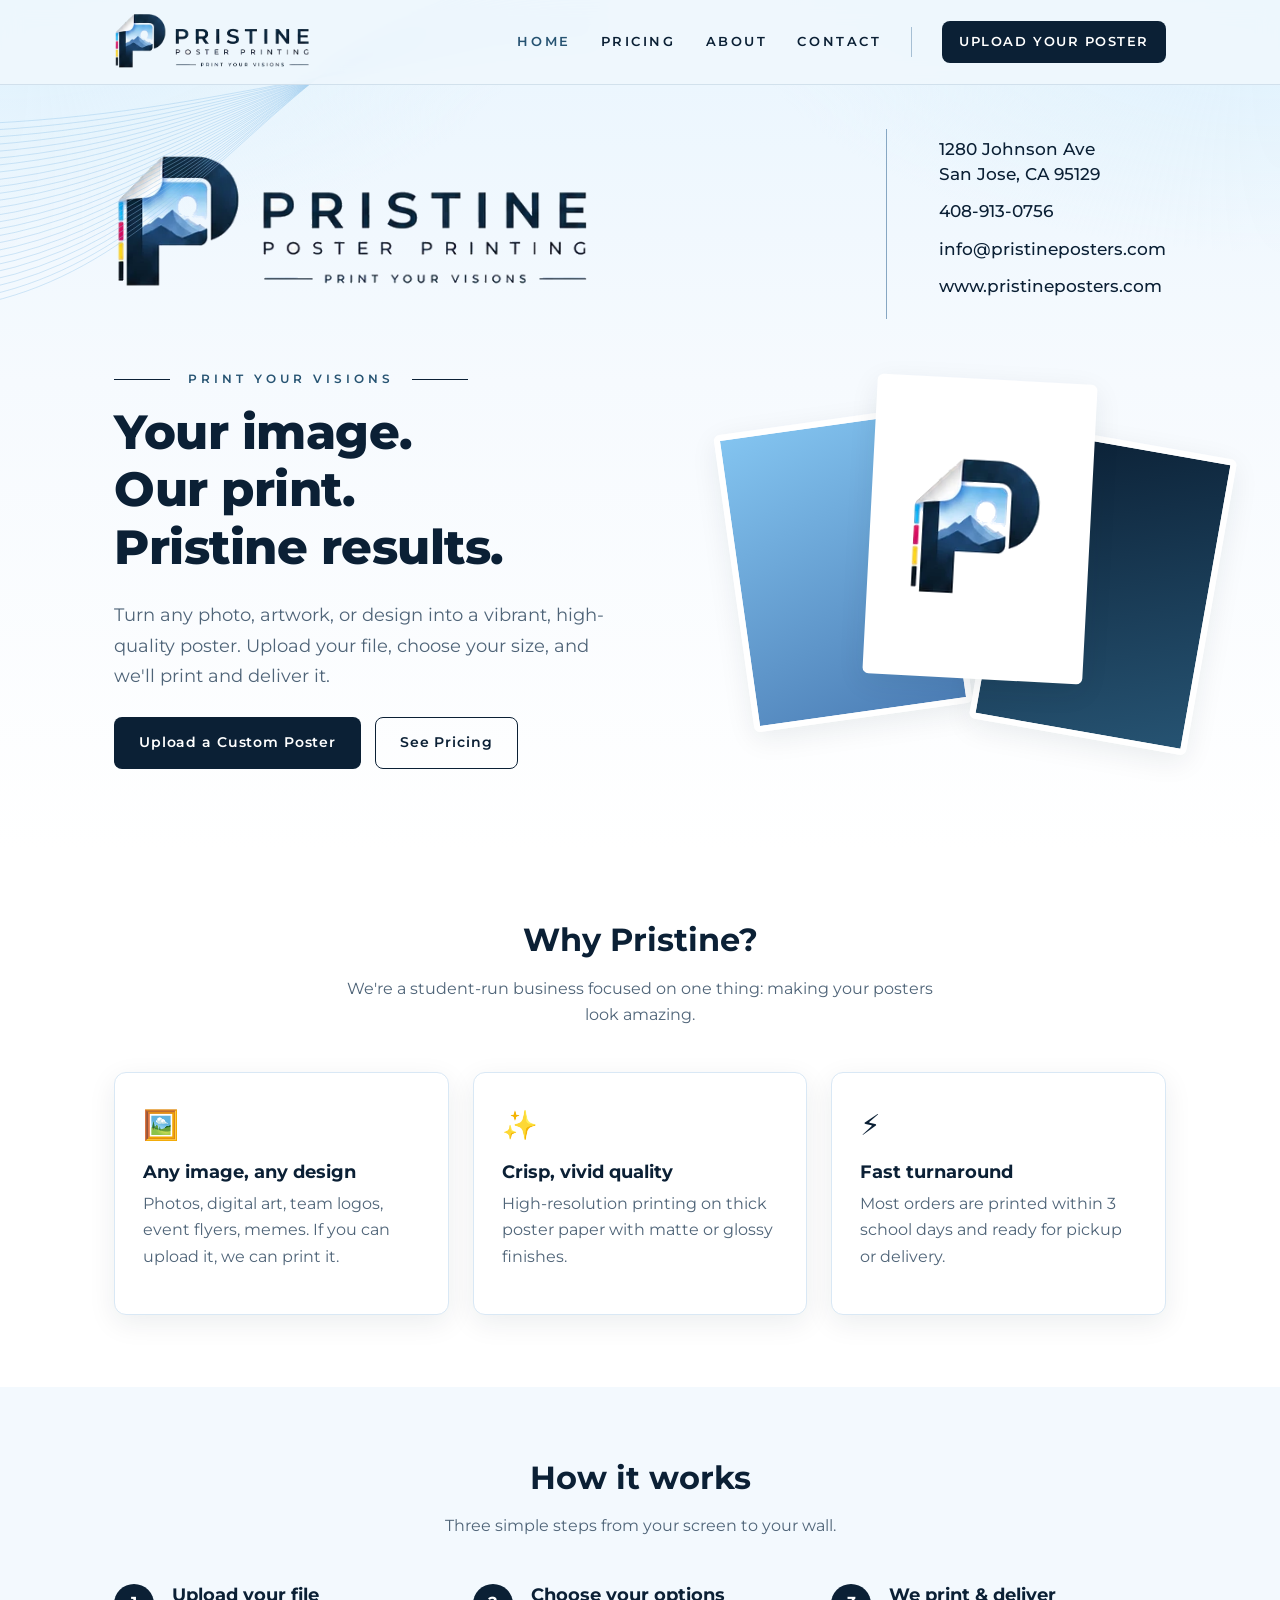
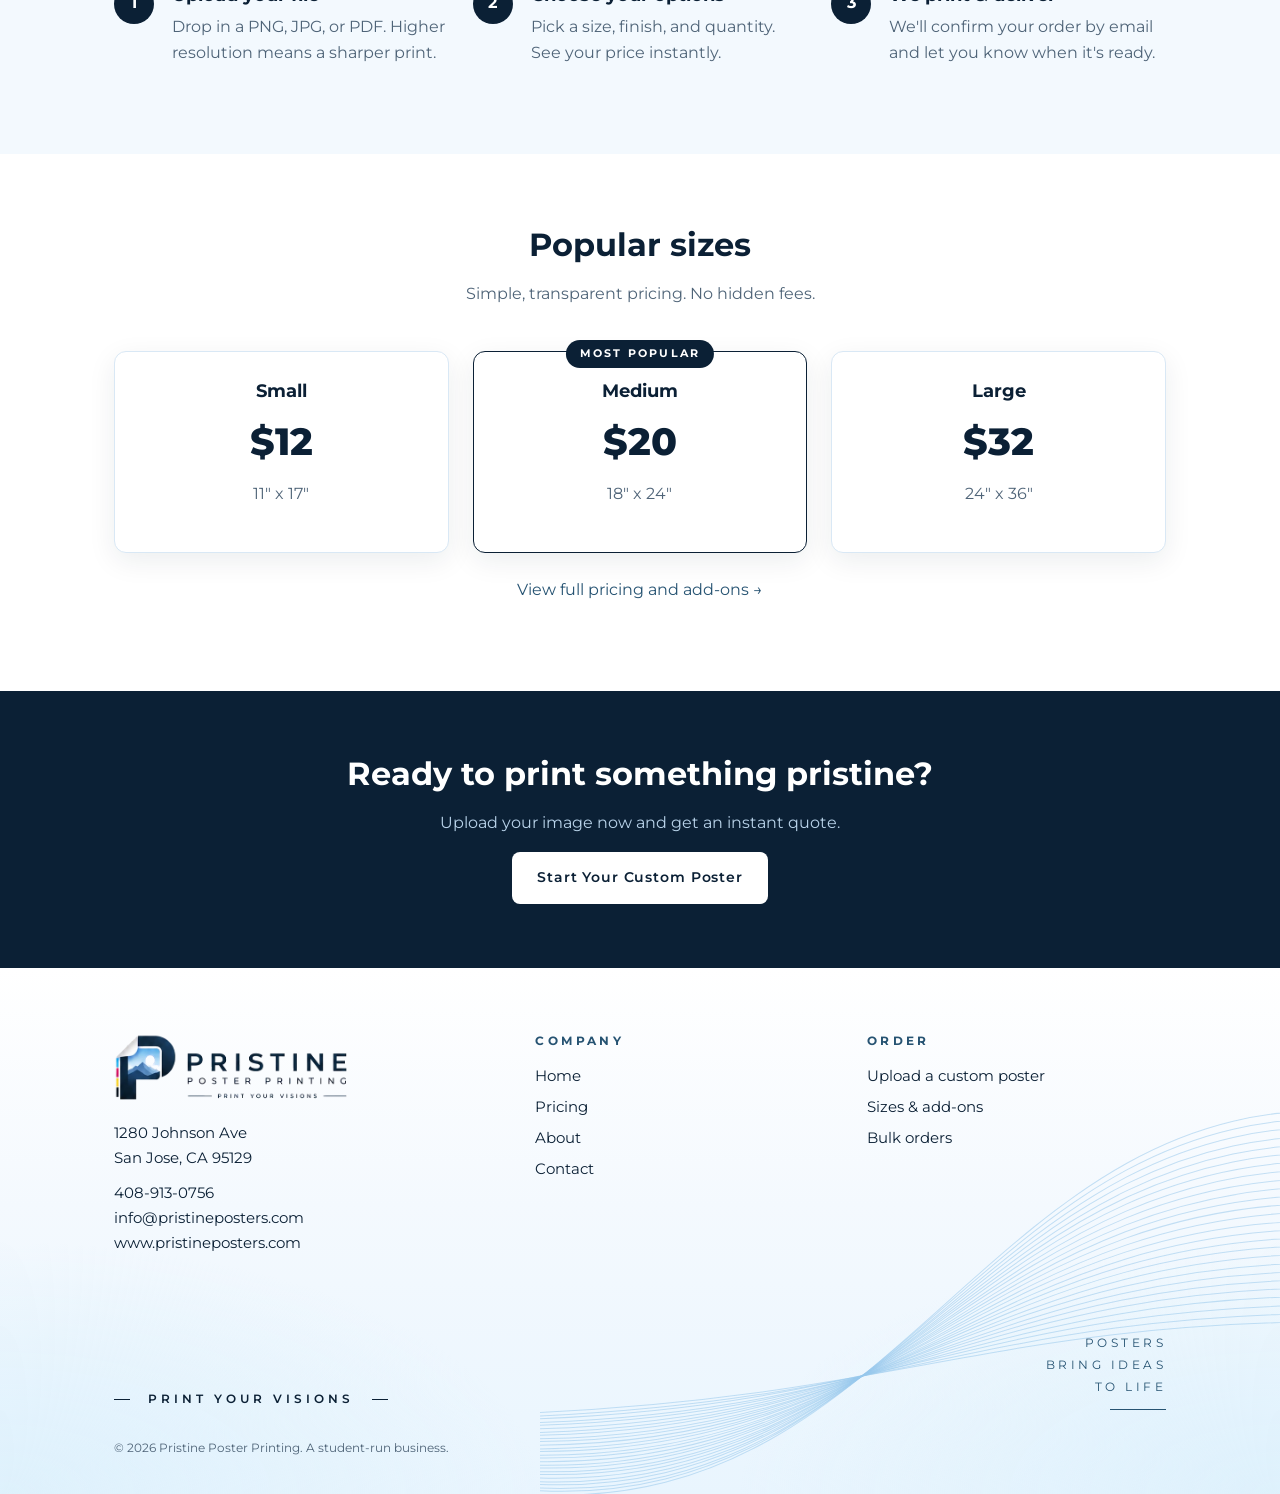
<file: index.html>
<!DOCTYPE html>
<html lang="en">
<head>
  <meta charset="UTF-8">
  <meta name="viewport" content="width=device-width, initial-scale=1.0">
  <title>Pristine Poster Printing | Custom Posters, Printed Perfectly</title>
  <meta name="description" content="Pristine Poster Printing turns your photos and designs into high-quality printed posters. Upload your image, pick a size, and we handle the rest.">
  <link rel="icon" type="image/png" href="img/mark.png">
  <link rel="preconnect" href="https://fonts.googleapis.com">
  <link href="https://fonts.googleapis.com/css2?family=Montserrat:wght@400;500;600;700;800&display=swap" rel="stylesheet">
  <link rel="stylesheet" href="css/style.css">
</head>
<body>
  <div class="page-top">
  <header class="site-header">
    <div class="container">
      <a href="index.html" class="logo"><img src="img/logo.png" alt="Pristine Poster Printing - Print Your Visions"></a>
      <button class="nav-toggle" aria-label="Toggle menu">&#9776;</button>
      <nav class="nav">
        <a href="index.html" class="active">Home</a>
        <a href="pricing.html">Pricing</a>
        <a href="about.html">About</a>
        <a href="contact.html">Contact</a>
        <span class="divider"></span>
        <a href="custom.html" class="btn btn-primary btn-sm">Upload Your Poster</a>
      </nav>
    </div>
  </header>

  <section class="masthead">
    <div class="container">
      <div class="masthead-logo"><img src="img/logo.png" alt="Pristine Poster Printing - Print Your Visions"></div>
      <div class="masthead-contact">
        <p>1280 Johnson Ave<br>San Jose, CA 95129</p>
        <p><a href="tel:4089130756">408-913-0756</a></p>
        <p><a href="mailto:info@pristineposters.com">info@pristineposters.com</a></p>
        <p><a href="https://www.pristineposters.com">www.pristineposters.com</a></p>
      </div>
    </div>
  </section>

  <section class="hero">
    <div class="container">
      <div>
        <span class="eyebrow spaced rule-text">Print your visions</span>
        <h1>Your image.<br>Our print.<br>Pristine results.</h1>
        <p class="lead">Turn any photo, artwork, or design into a vibrant, high-quality poster. Upload your file, choose your size, and we'll print and deliver it.</p>
        <div class="hero-actions">
          <a href="custom.html" class="btn btn-primary">Upload a Custom Poster</a>
          <a href="pricing.html" class="btn btn-outline">See Pricing</a>
        </div>
      </div>
      <div class="poster-stack" aria-hidden="true">
        <div class="poster-card one"></div>
        <div class="poster-card two"></div>
        <div class="poster-card three"></div>
      </div>
    </div>
  </section>
  </div>

  <section class="section">
    <div class="container">
      <div class="section-title">
        <h2>Why Pristine?</h2>
        <p>We're a student-run business focused on one thing: making your posters look amazing.</p>
      </div>
      <div class="grid grid-3">
        <div class="card">
          <div class="icon">🖼️</div>
          <h3>Any image, any design</h3>
          <p class="muted">Photos, digital art, team logos, event flyers, memes. If you can upload it, we can print it.</p>
        </div>
        <div class="card">
          <div class="icon">✨</div>
          <h3>Crisp, vivid quality</h3>
          <p class="muted">High-resolution printing on thick poster paper with matte or glossy finishes.</p>
        </div>
        <div class="card">
          <div class="icon">⚡</div>
          <h3>Fast turnaround</h3>
          <p class="muted">Most orders are printed within 3 school days and ready for pickup or delivery.</p>
        </div>
      </div>
    </div>
  </section>

  <section class="section alt">
    <div class="container">
      <div class="section-title">
        <h2>How it works</h2>
        <p>Three simple steps from your screen to your wall.</p>
      </div>
      <div class="grid grid-3 steps">
        <div class="step">
          <div class="step-num">1</div>
          <div><h3>Upload your file</h3><p class="muted">Drop in a PNG, JPG, or PDF. Higher resolution means a sharper print.</p></div>
        </div>
        <div class="step">
          <div class="step-num">2</div>
          <div><h3>Choose your options</h3><p class="muted">Pick a size, finish, and quantity. See your price instantly.</p></div>
        </div>
        <div class="step">
          <div class="step-num">3</div>
          <div><h3>We print &amp; deliver</h3><p class="muted">We'll confirm your order by email and let you know when it's ready.</p></div>
        </div>
      </div>
    </div>
  </section>

  <section class="section">
    <div class="container">
      <div class="section-title">
        <h2>Popular sizes</h2>
        <p>Simple, transparent pricing. No hidden fees.</p>
      </div>
      <div class="grid grid-3">
        <div class="card price-card">
          <h3>Small</h3>
          <div class="price">$12</div>
          <p class="muted">11" x 17"</p>
        </div>
        <div class="card price-card featured">
          <span class="badge">MOST POPULAR</span>
          <h3>Medium</h3>
          <div class="price">$20</div>
          <p class="muted">18" x 24"</p>
        </div>
        <div class="card price-card">
          <h3>Large</h3>
          <div class="price">$32</div>
          <p class="muted">24" x 36"</p>
        </div>
      </div>
      <p style="text-align:center; margin-top: 24px;"><a href="pricing.html">View full pricing and add-ons &rarr;</a></p>
    </div>
  </section>

  <section class="cta-band">
    <div class="container">
      <h2>Ready to print something pristine?</h2>
      <p>Upload your image now and get an instant quote.</p>
      <a href="custom.html" class="btn btn-accent">Start Your Custom Poster</a>
    </div>
  </section>

  <footer class="site-footer">
    <div class="container">
      <div class="footer-grid">
        <div>
          <a href="index.html" class="footer-logo"><img src="img/logo.png" alt="Pristine Poster Printing"></a>
          <p>1280 Johnson Ave<br>San Jose, CA 95129</p>
          <p><a href="tel:4089130756" style="display:inline;">408-913-0756</a><br>
             <a href="mailto:info@pristineposters.com" style="display:inline;">info@pristineposters.com</a><br>
             <a href="https://www.pristineposters.com" style="display:inline;">www.pristineposters.com</a></p>
        </div>
        <div>
          <h4>Company</h4>
          <a href="index.html">Home</a>
          <a href="pricing.html">Pricing</a>
          <a href="about.html">About</a>
          <a href="contact.html">Contact</a>
        </div>
        <div>
          <h4>Order</h4>
          <a href="custom.html">Upload a custom poster</a>
          <a href="pricing.html">Sizes &amp; add-ons</a>
          <a href="contact.html">Bulk orders</a>
        </div>
      </div>
      <div class="footer-bottom">
        <div class="spaced rule-text">Print Your Visions</div>
        <div class="footer-slogan">Posters<br>Bring Ideas<br>To Life</div>
      </div>
      <div class="copy">&copy; 2026 Pristine Poster Printing. A student-run business.</div>
    </div>
  </footer>
  <script src="js/config.js"></script>
  <script src="js/main.js"></script>
</body>
</html>
</file>
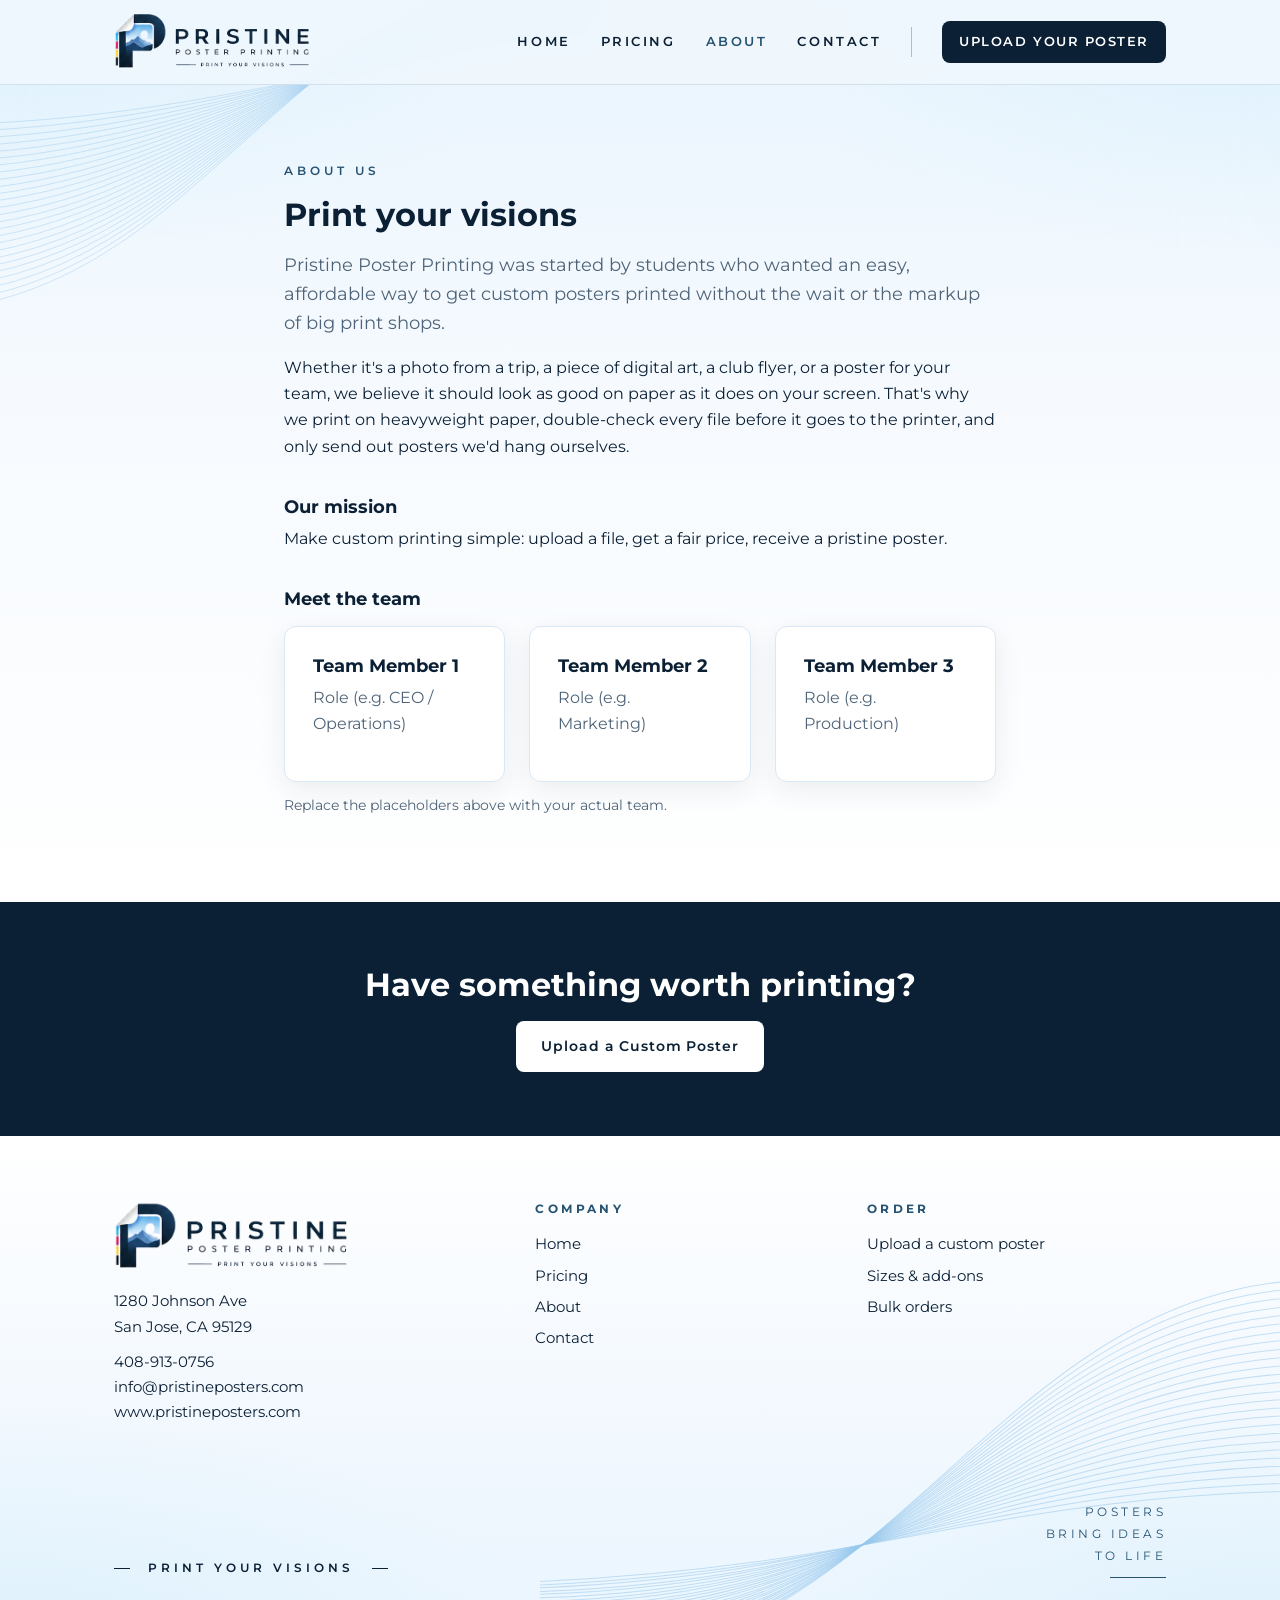
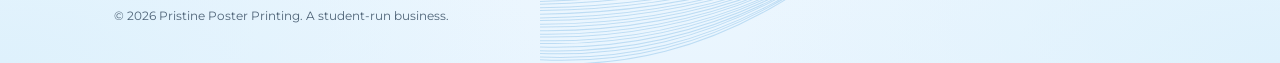
<file: about.html>
<!DOCTYPE html>
<html lang="en">
<head>
  <meta charset="UTF-8">
  <meta name="viewport" content="width=device-width, initial-scale=1.0">
  <title>About Us | Pristine Poster Printing</title>
  <link rel="icon" type="image/png" href="img/mark.png">
  <link rel="preconnect" href="https://fonts.googleapis.com">
  <link href="https://fonts.googleapis.com/css2?family=Montserrat:wght@400;500;600;700;800&display=swap" rel="stylesheet">
  <link rel="stylesheet" href="css/style.css">
</head>
<body>
  <div class="page-top">
  <header class="site-header">
    <div class="container">
      <a href="index.html" class="logo"><img src="img/logo.png" alt="Pristine Poster Printing - Print Your Visions"></a>
      <button class="nav-toggle" aria-label="Toggle menu">&#9776;</button>
      <nav class="nav">
        <a href="index.html">Home</a>
        <a href="pricing.html">Pricing</a>
        <a href="about.html" class="active">About</a>
        <a href="contact.html">Contact</a>
        <span class="divider"></span>
        <a href="custom.html" class="btn btn-primary btn-sm">Upload Your Poster</a>
      </nav>
    </div>
  </header>

  <section class="section">
    <div class="container" style="max-width: 760px;">
      <span class="eyebrow spaced">About us</span>
      <h2>Print your visions</h2>
      <p class="muted" style="font-size:1.1rem;">Pristine Poster Printing was started by students who wanted an easy, affordable way to get custom posters printed without the wait or the markup of big print shops.</p>
      <p>Whether it's a photo from a trip, a piece of digital art, a club flyer, or a poster for your team, we believe it should look as good on paper as it does on your screen. That's why we print on heavyweight paper, double-check every file before it goes to the printer, and only send out posters we'd hang ourselves.</p>

      <h3 style="margin-top:36px;">Our mission</h3>
      <p>Make custom printing simple: upload a file, get a fair price, receive a pristine poster.</p>

      <h3 style="margin-top:36px;">Meet the team</h3>
      <div class="grid grid-3" style="margin-top:16px;">
        <div class="card">
          <h3>Team Member 1</h3>
          <p class="muted">Role (e.g. CEO / Operations)</p>
        </div>
        <div class="card">
          <h3>Team Member 2</h3>
          <p class="muted">Role (e.g. Marketing)</p>
        </div>
        <div class="card">
          <h3>Team Member 3</h3>
          <p class="muted">Role (e.g. Production)</p>
        </div>
      </div>
      <p class="help" style="margin-top:12px;">Replace the placeholders above with your actual team.</p>
    </div>
  </section>
  </div>

  <section class="cta-band">
    <div class="container">
      <h2>Have something worth printing?</h2>
      <a href="custom.html" class="btn btn-accent">Upload a Custom Poster</a>
    </div>
  </section>

  <footer class="site-footer">
    <div class="container">
      <div class="footer-grid">
        <div>
          <a href="index.html" class="footer-logo"><img src="img/logo.png" alt="Pristine Poster Printing"></a>
          <p>1280 Johnson Ave<br>San Jose, CA 95129</p>
          <p><a href="tel:4089130756" style="display:inline;">408-913-0756</a><br>
             <a href="mailto:info@pristineposters.com" style="display:inline;">info@pristineposters.com</a><br>
             <a href="https://www.pristineposters.com" style="display:inline;">www.pristineposters.com</a></p>
        </div>
        <div>
          <h4>Company</h4>
          <a href="index.html">Home</a>
          <a href="pricing.html">Pricing</a>
          <a href="about.html">About</a>
          <a href="contact.html">Contact</a>
        </div>
        <div>
          <h4>Order</h4>
          <a href="custom.html">Upload a custom poster</a>
          <a href="pricing.html">Sizes &amp; add-ons</a>
          <a href="contact.html">Bulk orders</a>
        </div>
      </div>
      <div class="footer-bottom">
        <div class="spaced rule-text">Print Your Visions</div>
        <div class="footer-slogan">Posters<br>Bring Ideas<br>To Life</div>
      </div>
      <div class="copy">&copy; 2026 Pristine Poster Printing. A student-run business.</div>
    </div>
  </footer>
  <script src="js/config.js"></script>
  <script src="js/main.js"></script>
</body>
</html>
</file>
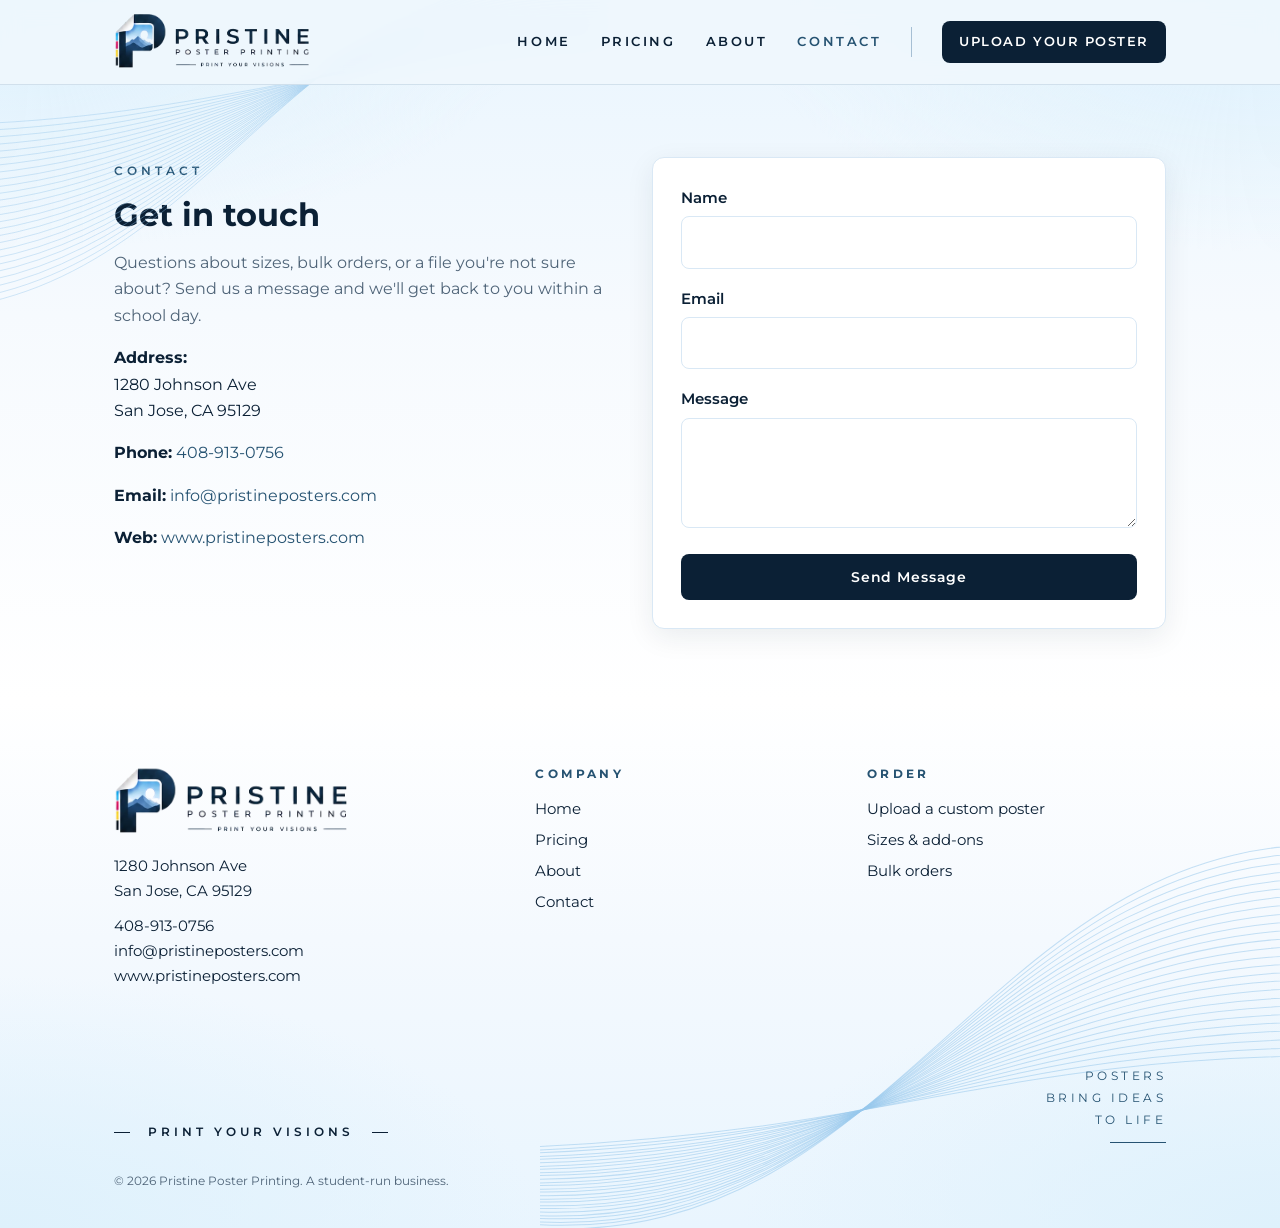
<file: contact.html>
<!DOCTYPE html>
<html lang="en">
<head>
  <meta charset="UTF-8">
  <meta name="viewport" content="width=device-width, initial-scale=1.0">
  <title>Contact | Pristine Poster Printing</title>
  <link rel="icon" type="image/png" href="img/mark.png">
  <link rel="preconnect" href="https://fonts.googleapis.com">
  <link href="https://fonts.googleapis.com/css2?family=Montserrat:wght@400;500;600;700;800&display=swap" rel="stylesheet">
  <link rel="stylesheet" href="css/style.css">
</head>
<body>
  <div class="page-top">
  <header class="site-header">
    <div class="container">
      <a href="index.html" class="logo"><img src="img/logo.png" alt="Pristine Poster Printing - Print Your Visions"></a>
      <button class="nav-toggle" aria-label="Toggle menu">&#9776;</button>
      <nav class="nav">
        <a href="index.html">Home</a>
        <a href="pricing.html">Pricing</a>
        <a href="about.html">About</a>
        <a href="contact.html" class="active">Contact</a>
        <span class="divider"></span>
        <a href="custom.html" class="btn btn-primary btn-sm">Upload Your Poster</a>
      </nav>
    </div>
  </header>

  <section class="section">
    <div class="container">
      <div class="grid grid-2">
        <div>
          <span class="eyebrow spaced">Contact</span>
          <h2>Get in touch</h2>
          <p class="muted">Questions about sizes, bulk orders, or a file you're not sure about? Send us a message and we'll get back to you within a school day.</p>
          <p><strong>Address:</strong><br>1280 Johnson Ave<br>San Jose, CA 95129</p>
          <p><strong>Phone:</strong> <a href="tel:4089130756">408-913-0756</a></p>
          <p><strong>Email:</strong> <a href="mailto:info@pristineposters.com">info@pristineposters.com</a></p>
          <p><strong>Web:</strong> <a href="https://www.pristineposters.com">www.pristineposters.com</a></p>
        </div>
        <form id="contact-form" class="card form">
          <div id="contact-error" class="alert alert-error"></div>
          <div id="contact-success" class="alert alert-success">Thanks! Your message has been sent.</div>
          <div>
            <label for="c-name">Name</label>
            <input type="text" id="c-name" name="name" required>
          </div>
          <div>
            <label for="c-email">Email</label>
            <input type="email" id="c-email" name="email" required>
          </div>
          <div>
            <label for="c-message">Message</label>
            <textarea id="c-message" name="message" required></textarea>
          </div>
          <button type="submit" class="btn btn-primary">Send Message</button>
        </form>
      </div>
    </div>
  </section>
  </div>

  <footer class="site-footer">
    <div class="container">
      <div class="footer-grid">
        <div>
          <a href="index.html" class="footer-logo"><img src="img/logo.png" alt="Pristine Poster Printing"></a>
          <p>1280 Johnson Ave<br>San Jose, CA 95129</p>
          <p><a href="tel:4089130756" style="display:inline;">408-913-0756</a><br>
             <a href="mailto:info@pristineposters.com" style="display:inline;">info@pristineposters.com</a><br>
             <a href="https://www.pristineposters.com" style="display:inline;">www.pristineposters.com</a></p>
        </div>
        <div>
          <h4>Company</h4>
          <a href="index.html">Home</a>
          <a href="pricing.html">Pricing</a>
          <a href="about.html">About</a>
          <a href="contact.html">Contact</a>
        </div>
        <div>
          <h4>Order</h4>
          <a href="custom.html">Upload a custom poster</a>
          <a href="pricing.html">Sizes &amp; add-ons</a>
          <a href="contact.html">Bulk orders</a>
        </div>
      </div>
      <div class="footer-bottom">
        <div class="spaced rule-text">Print Your Visions</div>
        <div class="footer-slogan">Posters<br>Bring Ideas<br>To Life</div>
      </div>
      <div class="copy">&copy; 2026 Pristine Poster Printing. A student-run business.</div>
    </div>
  </footer>
  <script src="js/config.js"></script>
  <script src="js/main.js"></script>
  <script src="js/contact.js"></script>
</body>
</html>
</file>
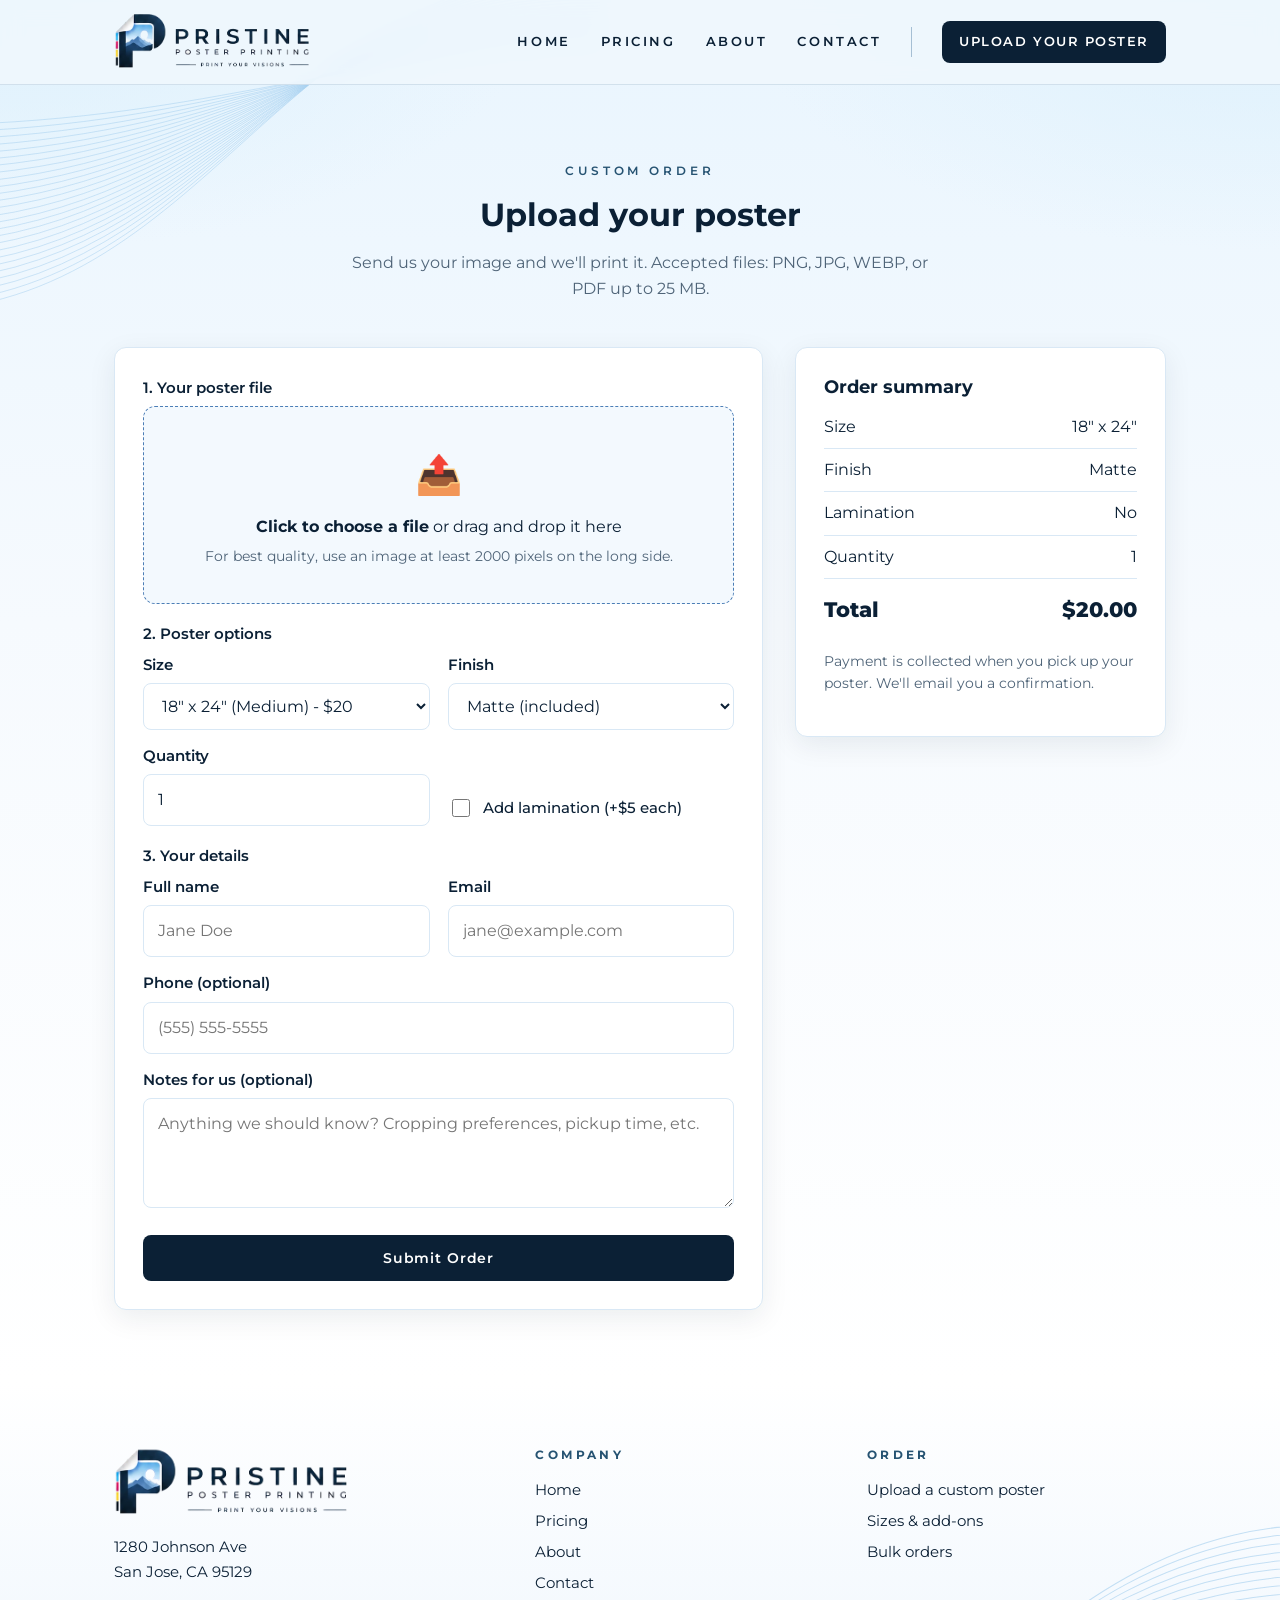
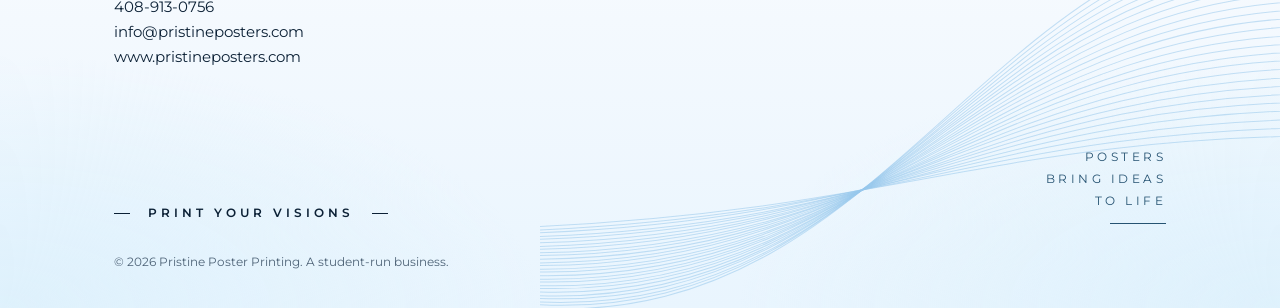
<file: custom.html>
<!DOCTYPE html>
<html lang="en">
<head>
  <meta charset="UTF-8">
  <meta name="viewport" content="width=device-width, initial-scale=1.0">
  <title>Upload Your Custom Poster | Pristine Poster Printing</title>
  <link rel="icon" type="image/png" href="img/mark.png">
  <link rel="preconnect" href="https://fonts.googleapis.com">
  <link href="https://fonts.googleapis.com/css2?family=Montserrat:wght@400;500;600;700;800&display=swap" rel="stylesheet">
  <link rel="stylesheet" href="css/style.css">
</head>
<body>
  <div class="page-top">
  <header class="site-header">
    <div class="container">
      <a href="index.html" class="logo"><img src="img/logo.png" alt="Pristine Poster Printing - Print Your Visions"></a>
      <button class="nav-toggle" aria-label="Toggle menu">&#9776;</button>
      <nav class="nav">
        <a href="index.html">Home</a>
        <a href="pricing.html">Pricing</a>
        <a href="about.html">About</a>
        <a href="contact.html">Contact</a>
        <span class="divider"></span>
        <a href="custom.html" class="btn btn-primary btn-sm active">Upload Your Poster</a>
      </nav>
    </div>
  </header>

  <section class="section">
    <div class="container">
      <div class="section-title">
        <span class="eyebrow spaced">Custom order</span>
        <h2>Upload your poster</h2>
        <p>Send us your image and we'll print it. Accepted files: PNG, JPG, WEBP, or PDF up to 25 MB.</p>
      </div>

      <div id="order-form-wrap" class="order-layout">
        <form id="order-form" class="card form" enctype="multipart/form-data" novalidate>
          <div id="form-error" class="alert alert-error"></div>

          <div>
            <label>1. Your poster file</label>
            <div id="dropzone" class="dropzone">
              <input type="file" id="poster" name="poster" accept=".png,.jpg,.jpeg,.webp,.pdf,image/png,image/jpeg,image/webp,application/pdf" required>
              <div class="dz-icon">📤</div>
              <div><strong>Click to choose a file</strong> or drag and drop it here</div>
              <div class="help">For best quality, use an image at least 2000 pixels on the long side.</div>
            </div>
            <div id="preview" class="preview">
              <div id="preview-content"></div>
              <div class="file-meta" id="file-meta"></div>
              <button type="button" class="btn btn-outline btn-sm" id="remove-file" style="margin-top:10px;">Choose a different file</button>
            </div>
          </div>

          <div>
            <label>2. Poster options</label>
            <div class="form-row">
              <div>
                <label for="size">Size</label>
                <select id="size" name="size" required>
                  <option value="11x17">11" x 17" (Small) - $12</option>
                  <option value="18x24" selected>18" x 24" (Medium) - $20</option>
                  <option value="24x36">24" x 36" (Large) - $32</option>
                </select>
              </div>
              <div>
                <label for="finish">Finish</label>
                <select id="finish" name="finish" required>
                  <option value="matte">Matte (included)</option>
                  <option value="glossy">Glossy (+$3)</option>
                </select>
              </div>
            </div>
            <div class="form-row" style="margin-top:14px;">
              <div>
                <label for="quantity">Quantity</label>
                <input type="number" id="quantity" name="quantity" min="1" max="100" value="1" required>
              </div>
              <div style="display:flex; align-items:flex-end;">
                <label class="checkbox"><input type="checkbox" id="laminate" name="laminate"> Add lamination (+$5 each)</label>
              </div>
            </div>
          </div>

          <div>
            <label>3. Your details</label>
            <div class="form-row">
              <div>
                <label for="name">Full name</label>
                <input type="text" id="name" name="name" placeholder="Jane Doe" required>
              </div>
              <div>
                <label for="email">Email</label>
                <input type="email" id="email" name="email" placeholder="jane@example.com" required>
              </div>
            </div>
            <div style="margin-top:14px;">
              <label for="phone">Phone (optional)</label>
              <input type="tel" id="phone" name="phone" placeholder="(555) 555-5555">
            </div>
            <div style="margin-top:14px;">
              <label for="notes">Notes for us (optional)</label>
              <textarea id="notes" name="notes" placeholder="Anything we should know? Cropping preferences, pickup time, etc."></textarea>
            </div>
          </div>

          <button type="submit" class="btn btn-primary" id="submit-btn">Submit Order</button>
        </form>

        <aside class="card summary">
          <h3>Order summary</h3>
          <div class="summary-row"><span>Size</span><span id="sum-size">18" x 24"</span></div>
          <div class="summary-row"><span>Finish</span><span id="sum-finish">Matte</span></div>
          <div class="summary-row"><span>Lamination</span><span id="sum-lam">No</span></div>
          <div class="summary-row"><span>Quantity</span><span id="sum-qty">1</span></div>
          <div class="summary-row total"><span>Total</span><span id="sum-total">$20.00</span></div>
          <p class="help" style="margin-top:14px;">Payment is collected when you pick up your poster. We'll email you a confirmation.</p>
        </aside>
      </div>

      <div id="order-success" class="card success-panel" style="display:none;">
        <div class="big">🎉</div>
        <h2>Order received!</h2>
        <p>Your order number is <code id="success-id"></code>.</p>
        <p class="muted" id="success-detail"></p>
        <p class="muted">We'll email you when your poster is ready.</p>
        <a href="custom.html" class="btn btn-outline">Place another order</a>
      </div>
    </div>
  </section>
  </div>

  <footer class="site-footer">
    <div class="container">
      <div class="footer-grid">
        <div>
          <a href="index.html" class="footer-logo"><img src="img/logo.png" alt="Pristine Poster Printing"></a>
          <p>1280 Johnson Ave<br>San Jose, CA 95129</p>
          <p><a href="tel:4089130756" style="display:inline;">408-913-0756</a><br>
             <a href="mailto:info@pristineposters.com" style="display:inline;">info@pristineposters.com</a><br>
             <a href="https://www.pristineposters.com" style="display:inline;">www.pristineposters.com</a></p>
        </div>
        <div>
          <h4>Company</h4>
          <a href="index.html">Home</a>
          <a href="pricing.html">Pricing</a>
          <a href="about.html">About</a>
          <a href="contact.html">Contact</a>
        </div>
        <div>
          <h4>Order</h4>
          <a href="custom.html">Upload a custom poster</a>
          <a href="pricing.html">Sizes &amp; add-ons</a>
          <a href="contact.html">Bulk orders</a>
        </div>
      </div>
      <div class="footer-bottom">
        <div class="spaced rule-text">Print Your Visions</div>
        <div class="footer-slogan">Posters<br>Bring Ideas<br>To Life</div>
      </div>
      <div class="copy">&copy; 2026 Pristine Poster Printing. A student-run business.</div>
    </div>
  </footer>
  <script src="js/config.js"></script>
  <script src="js/main.js"></script>
  <script src="js/order.js"></script>
</body>
</html>
</file>
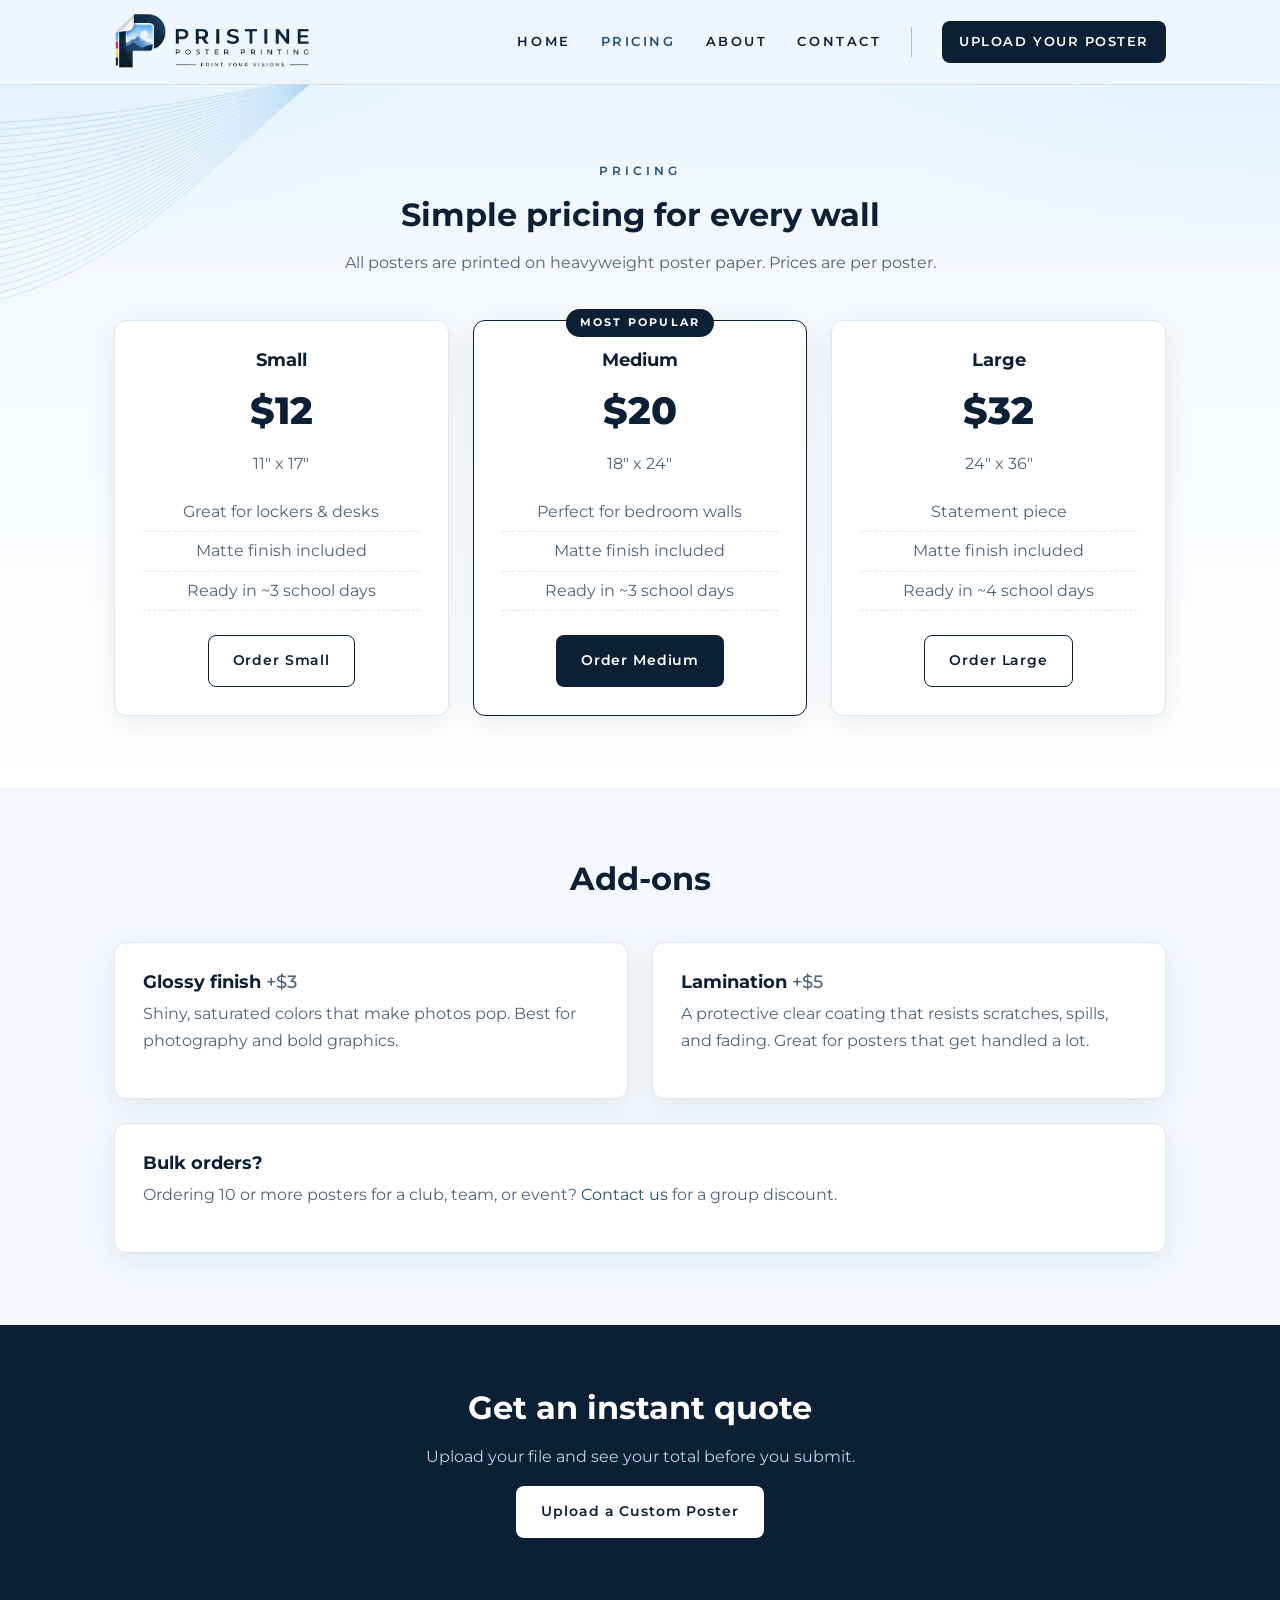
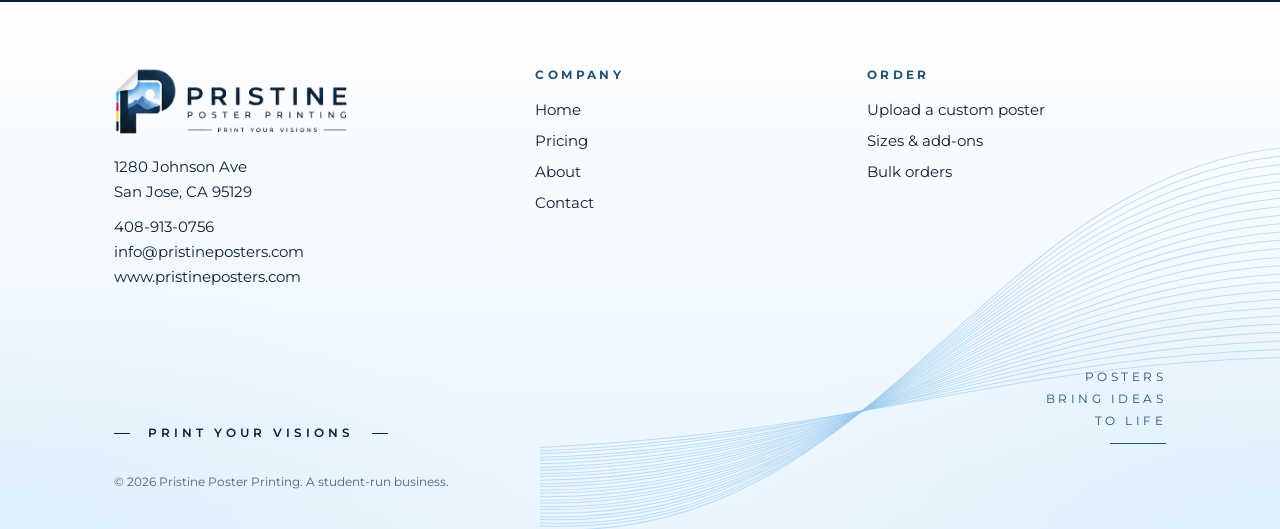
<file: pricing.html>
<!DOCTYPE html>
<html lang="en">
<head>
  <meta charset="UTF-8">
  <meta name="viewport" content="width=device-width, initial-scale=1.0">
  <title>Pricing | Pristine Poster Printing</title>
  <link rel="icon" type="image/png" href="img/mark.png">
  <link rel="preconnect" href="https://fonts.googleapis.com">
  <link href="https://fonts.googleapis.com/css2?family=Montserrat:wght@400;500;600;700;800&display=swap" rel="stylesheet">
  <link rel="stylesheet" href="css/style.css">
</head>
<body>
  <div class="page-top">
  <header class="site-header">
    <div class="container">
      <a href="index.html" class="logo"><img src="img/logo.png" alt="Pristine Poster Printing - Print Your Visions"></a>
      <button class="nav-toggle" aria-label="Toggle menu">&#9776;</button>
      <nav class="nav">
        <a href="index.html">Home</a>
        <a href="pricing.html" class="active">Pricing</a>
        <a href="about.html">About</a>
        <a href="contact.html">Contact</a>
        <span class="divider"></span>
        <a href="custom.html" class="btn btn-primary btn-sm">Upload Your Poster</a>
      </nav>
    </div>
  </header>

  <section class="section">
    <div class="container">
      <div class="section-title">
        <span class="eyebrow spaced">Pricing</span>
        <h2>Simple pricing for every wall</h2>
        <p>All posters are printed on heavyweight poster paper. Prices are per poster.</p>
      </div>
      <div class="grid grid-3">
        <div class="card price-card">
          <h3>Small</h3>
          <div class="price">$12</div>
          <p class="muted">11" x 17"</p>
          <ul>
            <li>Great for lockers &amp; desks</li>
            <li>Matte finish included</li>
            <li>Ready in ~3 school days</li>
          </ul>
          <a href="custom.html" class="btn btn-outline">Order Small</a>
        </div>
        <div class="card price-card featured">
          <span class="badge">MOST POPULAR</span>
          <h3>Medium</h3>
          <div class="price">$20</div>
          <p class="muted">18" x 24"</p>
          <ul>
            <li>Perfect for bedroom walls</li>
            <li>Matte finish included</li>
            <li>Ready in ~3 school days</li>
          </ul>
          <a href="custom.html" class="btn btn-primary">Order Medium</a>
        </div>
        <div class="card price-card">
          <h3>Large</h3>
          <div class="price">$32</div>
          <p class="muted">24" x 36"</p>
          <ul>
            <li>Statement piece</li>
            <li>Matte finish included</li>
            <li>Ready in ~4 school days</li>
          </ul>
          <a href="custom.html" class="btn btn-outline">Order Large</a>
        </div>
      </div>
    </div>
  </section>
  </div>

  <section class="section alt">
    <div class="container">
      <div class="section-title">
        <h2>Add-ons</h2>
      </div>
      <div class="grid grid-2">
        <div class="card">
          <h3>Glossy finish <span class="muted" style="font-weight:500;">+$3</span></h3>
          <p class="muted">Shiny, saturated colors that make photos pop. Best for photography and bold graphics.</p>
        </div>
        <div class="card">
          <h3>Lamination <span class="muted" style="font-weight:500;">+$5</span></h3>
          <p class="muted">A protective clear coating that resists scratches, spills, and fading. Great for posters that get handled a lot.</p>
        </div>
      </div>
      <div class="card" style="margin-top:24px;">
        <h3>Bulk orders?</h3>
        <p class="muted">Ordering 10 or more posters for a club, team, or event? <a href="contact.html">Contact us</a> for a group discount.</p>
      </div>
    </div>
  </section>

  <section class="cta-band">
    <div class="container">
      <h2>Get an instant quote</h2>
      <p>Upload your file and see your total before you submit.</p>
      <a href="custom.html" class="btn btn-accent">Upload a Custom Poster</a>
    </div>
  </section>

  <footer class="site-footer">
    <div class="container">
      <div class="footer-grid">
        <div>
          <a href="index.html" class="footer-logo"><img src="img/logo.png" alt="Pristine Poster Printing"></a>
          <p>1280 Johnson Ave<br>San Jose, CA 95129</p>
          <p><a href="tel:4089130756" style="display:inline;">408-913-0756</a><br>
             <a href="mailto:info@pristineposters.com" style="display:inline;">info@pristineposters.com</a><br>
             <a href="https://www.pristineposters.com" style="display:inline;">www.pristineposters.com</a></p>
        </div>
        <div>
          <h4>Company</h4>
          <a href="index.html">Home</a>
          <a href="pricing.html">Pricing</a>
          <a href="about.html">About</a>
          <a href="contact.html">Contact</a>
        </div>
        <div>
          <h4>Order</h4>
          <a href="custom.html">Upload a custom poster</a>
          <a href="pricing.html">Sizes &amp; add-ons</a>
          <a href="contact.html">Bulk orders</a>
        </div>
      </div>
      <div class="footer-bottom">
        <div class="spaced rule-text">Print Your Visions</div>
        <div class="footer-slogan">Posters<br>Bring Ideas<br>To Life</div>
      </div>
      <div class="copy">&copy; 2026 Pristine Poster Printing. A student-run business.</div>
    </div>
  </footer>
  <script src="js/config.js"></script>
  <script src="js/main.js"></script>
</body>
</html>
</file>
<file: css/style.css>
/* Pristine Poster Printing - site styles
   Palette sampled directly from the company letterhead. */
:root {
  --navy: #0b2035;         /* wordmark / logo ink */
  --navy-soft: #132a44;
  --steel: #265372;        /* "POSTERS BRING IDEAS TO LIFE" text */
  --mountain: #4c7eb6;     /* mountain blue in the P mark */
  --sky: #83c4f0;          /* sky blue in the P mark */
  --line: #87a7c3;         /* thin divider line in the letterhead */
  --wave: #cdebfe;         /* wave-line art */
  --paper: #ffffff;        /* letterhead body */
  --paper-edge: #e9f5fe;   /* top/bottom tint */
  --paper-corner: #def1fc; /* corner tint */
  --tint: #f3f9fe;         /* alt section background */
  --border: #d9e8f5;
  --ink: #0b2035;
  --muted: #4f6478;
  --cyan: #0fb7f3;
  --magenta: #d60a66;
  --yellow: #f3ce1b;
  --success: #1f9d55;
  --danger: #d64545;
  --radius: 12px;
  --shadow: 0 8px 28px rgba(11, 32, 53, 0.08);
  --max: 1100px;
  --font: "Montserrat", "Inter", system-ui, -apple-system, "Segoe UI", Roboto, sans-serif;
}

* { box-sizing: border-box; }
html { scroll-behavior: smooth; }
body {
  margin: 0;
  font-family: var(--font);
  color: var(--ink);
  background: var(--paper);
  line-height: 1.65;
}
img { max-width: 100%; display: block; }
a { color: var(--steel); text-decoration: none; }
a:hover { text-decoration: underline; }
h1, h2, h3 { line-height: 1.2; margin: 0 0 0.5em; color: var(--navy); }
h1 { font-size: clamp(2rem, 4.6vw, 3rem); font-weight: 800; letter-spacing: -0.01em; }
h2 { font-size: clamp(1.5rem, 3vw, 2rem); font-weight: 700; }
h3 { font-size: 1.1rem; font-weight: 700; }
p { margin: 0 0 1em; }
.muted { color: var(--muted); }
.container { max-width: var(--max); margin: 0 auto; padding: 0 24px; }
.section { padding: 72px 0; }
.section.alt { background: var(--tint); }
.section-title { text-align: center; margin-bottom: 44px; }
.section-title p { color: var(--muted); max-width: 600px; margin: 0 auto; }

/* Letter-spaced small caps, as used on the letterhead ("PRINT YOUR VISIONS") */
.spaced {
  font-size: 0.78rem; font-weight: 600; letter-spacing: 0.32em; text-transform: uppercase; color: var(--navy);
}
.eyebrow { display: inline-block; margin-bottom: 14px; color: var(--steel); }
.rule-text { display: flex; align-items: center; gap: 18px; white-space: nowrap; }
.rule-text::before, .rule-text::after { content: ""; flex: 0 1 56px; min-width: 16px; height: 1px; background: var(--navy); }

/* ---------- Page top: same tint gradient as the letterhead ---------- */
.page-top {
  background:
    radial-gradient(900px 420px at 0% 0%, var(--paper-corner) 0%, transparent 60%),
    radial-gradient(900px 420px at 100% 0%, var(--paper-corner) 0%, transparent 60%),
    linear-gradient(180deg, var(--paper-edge) 0%, #f6fafe 45%, var(--paper) 100%);
  position: relative;
  overflow: hidden;
}
.page-top::before {
  /* wave-line art, top-left, like the letterhead */
  content: ""; position: absolute; left: -120px; top: -60px; width: 720px; height: 420px;
  background: url("../img/waves.svg") no-repeat center / contain;
  transform: rotate(180deg); opacity: 0.8; pointer-events: none;
}

/* ---------- Header ---------- */
.site-header {
  position: sticky; top: 0; z-index: 50;
  background: rgba(240, 247, 253, 0.88);
  backdrop-filter: blur(10px);
  border-bottom: 1px solid rgba(135, 167, 195, 0.28);
}
.site-header .container { display: flex; align-items: center; justify-content: space-between; height: 84px; }
.logo { display: flex; align-items: center; }
.logo img { height: 62px; width: auto; }
.logo:hover { text-decoration: none; }
.nav { display: flex; gap: 30px; align-items: center; }
.nav a {
  color: var(--navy); font-weight: 600; font-size: 0.8rem; letter-spacing: 0.2em; text-transform: uppercase;
}
.nav a:hover { color: var(--steel); text-decoration: none; }
.nav a.active { color: var(--steel); }
.nav .divider { width: 1px; height: 30px; background: var(--line); opacity: 0.7; }
.nav a.btn { color: #fff; letter-spacing: 0.12em; }
.nav a.btn.active { color: #fff; }
.nav-toggle { display: none; background: none; border: 0; font-size: 1.6rem; cursor: pointer; color: var(--navy); }

/* ---------- Buttons ---------- */
.btn {
  display: inline-block; padding: 13px 24px; border-radius: 8px;
  font-weight: 600; border: 1.5px solid transparent; cursor: pointer;
  font-size: 0.9rem; letter-spacing: 0.06em; transition: all 0.15s ease; text-decoration: none !important;
  font-family: var(--font);
}
.btn-primary { background: var(--navy); color: #fff; }
.btn-primary:hover { background: var(--navy-soft); }
.btn-outline { border-color: var(--navy); color: var(--navy); background: transparent; }
.btn-outline:hover { background: var(--navy); color: #fff; }
.btn-accent { background: #fff; color: var(--navy); }
.btn-accent:hover { background: var(--sky); }
.btn:disabled { opacity: 0.6; cursor: not-allowed; }
.btn-sm { padding: 9px 16px; font-size: 0.75rem; }

/* ---------- Letterhead-style masthead (home page) ---------- */
.masthead { padding: 44px 0 10px; }
.masthead .container {
  display: grid; grid-template-columns: 1fr auto; gap: 48px; align-items: center;
}
.masthead-logo img { height: 150px; width: auto; }
.masthead-contact {
  border-left: 1px solid var(--line); padding: 8px 0 8px 52px;
  font-size: 1.05rem; line-height: 1.5; color: var(--navy); font-weight: 500;
}
.masthead-contact p { margin: 0 0 12px; }
.masthead-contact a { color: var(--navy); }

/* ---------- Hero ---------- */
.hero { padding: 40px 0 80px; }
.hero .container { display: grid; grid-template-columns: 1.1fr 0.9fr; gap: 40px; align-items: center; }
.hero p.lead { font-size: 1.15rem; color: var(--muted); max-width: 520px; }
.hero-actions { display: flex; gap: 14px; flex-wrap: wrap; margin-top: 26px; }
.poster-stack { position: relative; height: 380px; }
.poster-card {
  position: absolute; width: 220px; height: 300px; border-radius: 6px;
  box-shadow: var(--shadow); border: 6px solid #fff;
}
.poster-card.one { left: 5%; top: 40px; transform: rotate(-8deg);
  background: linear-gradient(160deg, var(--sky), var(--mountain)); }
.poster-card.two { left: 35%; top: 0; transform: rotate(3deg); z-index: 2;
  background: #fff url("../img/mark.png") center / 68% no-repeat; }
.poster-card.three { left: 62%; top: 60px; transform: rotate(10deg);
  background: linear-gradient(160deg, var(--navy), var(--steel)); }

/* ---------- Cards / grids ---------- */
.grid { display: grid; gap: 24px; }
.grid-3 { grid-template-columns: repeat(3, 1fr); }
.grid-2 { grid-template-columns: repeat(2, 1fr); }
.card {
  background: #fff; border: 1px solid var(--border); border-radius: var(--radius);
  padding: 28px; box-shadow: var(--shadow);
}
.card .icon { font-size: 1.8rem; margin-bottom: 12px; }

/* Pricing */
.price-card { text-align: center; position: relative; }
.price-card.featured { border-color: var(--navy); }
.price-card .badge {
  position: absolute; top: -12px; left: 50%; transform: translateX(-50%);
  background: var(--navy); color: #fff; font-size: 0.68rem; font-weight: 700;
  padding: 5px 14px; border-radius: 999px; letter-spacing: 0.2em;
}
.price { font-size: 2.4rem; font-weight: 800; margin: 8px 0; color: var(--navy); }
.price-card ul { list-style: none; padding: 0; margin: 16px 0 24px; color: var(--muted); }
.price-card li { padding: 6px 0; border-bottom: 1px dashed var(--border); }

/* Steps */
.step { display: flex; gap: 18px; align-items: flex-start; }
.step-num {
  flex: 0 0 40px; height: 40px; border-radius: 50%; background: var(--navy);
  color: #fff; font-weight: 700; display: grid; place-items: center;
}

/* ---------- Forms ---------- */
.form { display: grid; gap: 18px; }
.form-row { display: grid; grid-template-columns: 1fr 1fr; gap: 18px; }
label { font-weight: 600; font-size: 0.92rem; display: block; margin-bottom: 6px; color: var(--navy); }
input[type="text"], input[type="email"], input[type="tel"], input[type="number"],
select, textarea {
  width: 100%; padding: 12px 14px; border: 1px solid var(--border); border-radius: 8px;
  font: inherit; background: #fff; color: var(--ink);
}
input:focus, select:focus, textarea:focus { outline: 2px solid var(--mountain); border-color: var(--mountain); }
textarea { min-height: 110px; resize: vertical; }
.checkbox { display: flex; align-items: center; gap: 10px; font-weight: 500; }
.checkbox input { width: 18px; height: 18px; accent-color: var(--navy); }
.help { font-size: 0.85rem; color: var(--muted); margin-top: 4px; }

/* Upload dropzone */
.dropzone {
  border: 1.5px dashed var(--mountain); border-radius: var(--radius); padding: 36px 20px;
  text-align: center; background: var(--tint); cursor: pointer; transition: background 0.15s;
}
.dropzone:hover, .dropzone.dragover { background: #e3f1fc; }
.dropzone input { display: none; }
.dropzone .dz-icon { font-size: 2.4rem; margin-bottom: 8px; }
.dropzone strong { color: var(--navy); }
.preview { display: none; margin-top: 16px; text-align: center; }
.preview img { max-height: 320px; margin: 0 auto; border-radius: 6px; box-shadow: var(--shadow); border: 6px solid #fff; }
.preview .file-meta { margin-top: 10px; font-size: 0.9rem; color: var(--muted); }
.preview .pdf-badge {
  display: inline-block; padding: 30px 40px; background: #fff; border-radius: 8px;
  box-shadow: var(--shadow); font-weight: 700; color: var(--danger);
}

/* Order summary */
.order-layout { display: grid; grid-template-columns: 1.4fr 0.8fr; gap: 32px; align-items: start; }
.summary { position: sticky; top: 104px; }
.summary-row { display: flex; justify-content: space-between; padding: 8px 0; border-bottom: 1px solid var(--border); }
.summary-row.total { border: 0; font-size: 1.3rem; font-weight: 800; padding-top: 14px; color: var(--navy); }

/* Alerts */
.alert { padding: 14px 16px; border-radius: 8px; margin-bottom: 16px; display: none; }
.alert.show { display: block; }
.alert-error { background: #fdecec; color: var(--danger); border: 1px solid #f5c2c2; }
.alert-success { background: #e7f7ee; color: var(--success); border: 1px solid #b9e6c9; }

/* Success panel */
.success-panel { text-align: center; padding: 40px 20px; }
.success-panel .big { font-size: 3rem; }
.success-panel code { background: var(--tint); padding: 4px 10px; border-radius: 6px; font-size: 1.1rem; }

/* Table (admin) */
table { width: 100%; border-collapse: collapse; font-size: 0.93rem; }
th, td { text-align: left; padding: 10px 12px; border-bottom: 1px solid var(--border); vertical-align: top; }
th { background: var(--tint); font-weight: 700; color: var(--navy); }
.status { padding: 3px 10px; border-radius: 999px; font-size: 0.78rem; font-weight: 700; text-transform: uppercase; }

/* ---------- CTA band ---------- */
.cta-band { background: var(--navy); color: #fff; text-align: center; padding: 64px 0; }
.cta-band h2 { color: #fff; }
.cta-band p { color: #b9d3ea; }

/* ---------- Footer: mirrors the bottom of the letterhead ---------- */
.site-footer {
  position: relative; overflow: hidden;
  background:
    radial-gradient(900px 420px at 100% 100%, var(--paper-corner) 0%, transparent 60%),
    radial-gradient(900px 420px at 0% 100%, var(--paper-corner) 0%, transparent 60%),
    linear-gradient(180deg, var(--paper) 0%, #f4f9fe 45%, var(--paper-edge) 100%);
  padding: 64px 0 36px; color: var(--navy); font-size: 0.95rem;
}
.site-footer::before {
  content: ""; position: absolute; right: -80px; bottom: -40px; width: 820px; height: 480px;
  background: url("../img/waves.svg") no-repeat center / contain; opacity: 0.9; pointer-events: none;
}
.site-footer .container { position: relative; }
.footer-grid { display: grid; grid-template-columns: 1.3fr 1fr 1fr; gap: 32px; padding-bottom: 44px; }
.site-footer h4 { margin: 0 0 12px; font-size: 0.72rem; letter-spacing: 0.3em; text-transform: uppercase; color: var(--steel); }
.site-footer a { color: var(--navy); display: block; margin-bottom: 6px; }
.site-footer p { margin: 0 0 10px; }
.site-footer .footer-logo img { height: 74px; width: auto; margin-bottom: 14px; }
.footer-bottom { display: flex; justify-content: space-between; align-items: flex-end; gap: 24px; padding-top: 24px; }
.footer-slogan { color: var(--steel); font-size: 0.72rem; letter-spacing: 0.3em; text-transform: uppercase; line-height: 1.9; text-align: right; }
.footer-slogan::after { content: ""; display: block; width: 56px; height: 1px; background: var(--steel); margin: 10px 0 0 auto; }
.copy { font-size: 0.78rem; color: var(--muted); margin-top: 28px; }

/* ---------- Responsive ---------- */
@media (max-width: 900px) {
  .hero .container { grid-template-columns: 1fr; }
  .poster-stack { height: 300px; transform: scale(0.85); transform-origin: left top; }
  .grid-3, .grid-2, .footer-grid { grid-template-columns: 1fr; }
  .order-layout { grid-template-columns: 1fr; }
  .summary { position: static; }
  .form-row { grid-template-columns: 1fr; }
  .masthead .container { grid-template-columns: 1fr; gap: 24px; }
  .masthead-logo img { height: 110px; }
  .masthead-contact { border-left: 0; border-top: 1px solid var(--line); padding: 20px 0 0; }
  .footer-bottom { flex-direction: column; align-items: flex-start; }
  .footer-slogan { text-align: left; }
  .footer-slogan::after { margin-left: 0; }
  .logo img { height: 48px; }
  .nav {
    display: none; position: absolute; top: 84px; left: 0; right: 0;
    background: #f4f9fe; flex-direction: column; padding: 16px 24px; border-bottom: 1px solid var(--border);
  }
  .nav.open { display: flex; }
  .nav .divider { display: none; }
  .nav-toggle { display: block; }
}
</file>
